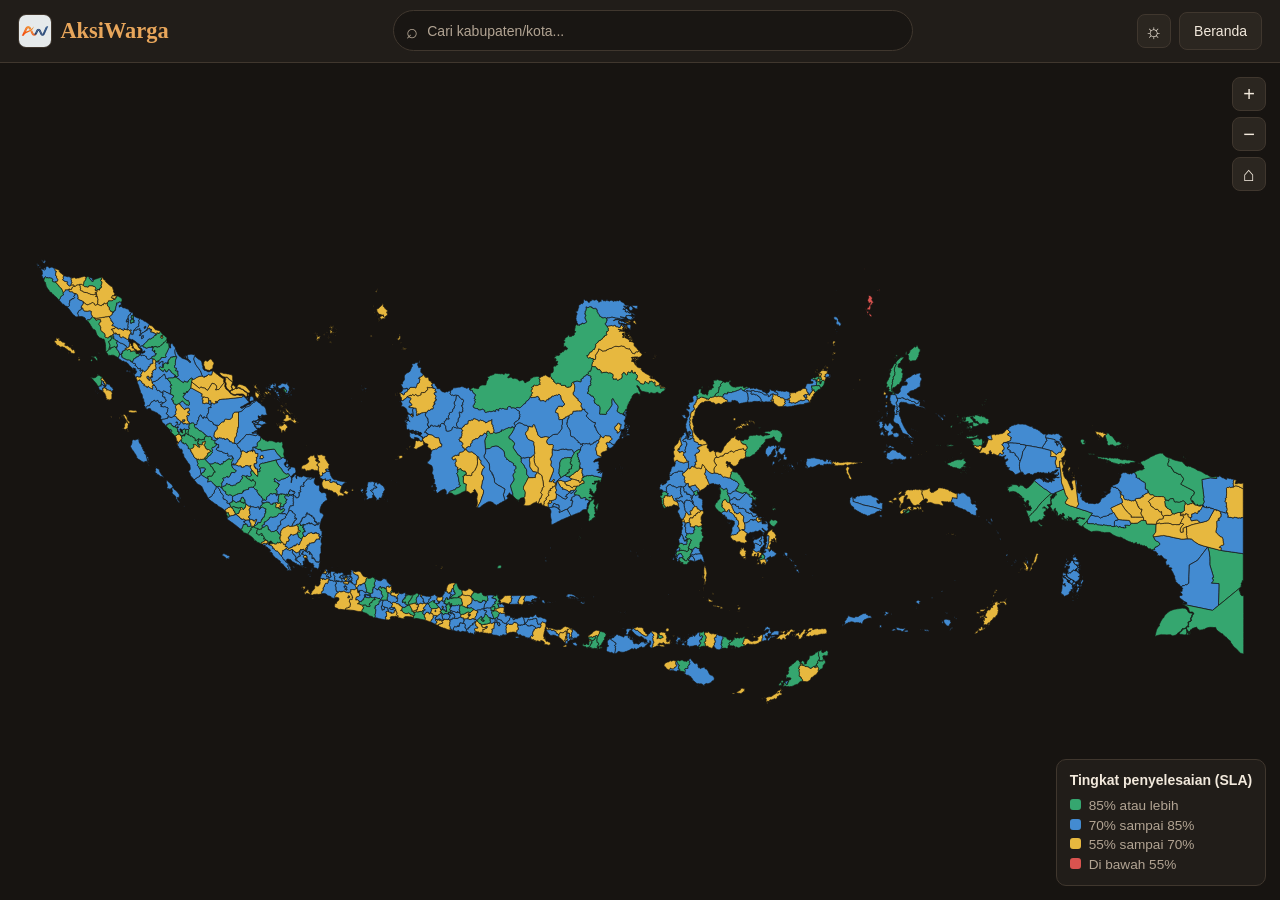
<file: map aksiwarga/index.html>
<!doctype html>
<html lang="id">
<head>
  <meta charset="utf-8">
  <meta name="viewport" content="width=device-width, initial-scale=1">
  <meta name="theme-color" content="#1e2126">
  <meta name="description" content="AksiWarga: peta transparansi pengaduan warga dan anggaran APBD Indonesia.">
  <title>AksiWarga: Peta Pengaduan dan APBD Indonesia</title>
  <link rel="stylesheet" href="styles.css">
  <script src="react.production.min.js"></script>
  <script src="react-dom.production.min.js"></script>
  <script src="core.js"></script>
  <script src="data.js"></script>
  <script defer src="app.js"></script>
</head>
<body>
  <div id="root"><div class="loading">Memuat peta Indonesia…</div></div>
</body>
</html>
</file>
<file: map aksiwarga/styles.css>
:root{--bg:#191613;--panel:#211d19;--panel2:#2b2620;--line:#40372e;--text:#f2e9dc;--mute:#b2a493;--amber:#e8a65b;--amber-hi:#f5c27b;--compare-modal-bg:linear-gradient(145deg,#29221b,#211d19 58%);--compare-modal-border:#554535;--compare-table-line:#40372e;--compare-metric-bg:#30271f;--compare-row-stripe:#ffffff05;--compare-cell-text:#e8ddce;--compare-winner-bg:#d99a4e18;--compare-winner-text:#ffd18c;--compare-picker-bg:linear-gradient(145deg,#30271f,#211d19 72%);--compare-picker-border:#594735;--compare-chip-base:#211d19;--serif:"Palatino Linotype","Book Antiqua",Georgia,serif;--sans:Inter,"Segoe UI",Roboto,"Helvetica Neue",Arial,sans-serif;color-scheme:dark}
*{box-sizing:border-box}
html,body,#root{height:100%;margin:0}
body{background:var(--bg);color:var(--text);font:14px/1.45 var(--sans)}
:focus-visible{outline:2px solid var(--amber-hi);outline-offset:2px}
.loading{padding:3rem;color:var(--mute)}
.app{height:100%;display:grid;grid-template-rows:auto 1fr;background:var(--bg);color:var(--text)}
.app.theme-light{--bg:#f4efe7;--panel:#fffaf2;--panel2:#eee5d9;--line:#d8cbb9;--text:#31271f;--mute:#786b5d;--amber:#b96827;--amber-hi:#9d581f;--map-bg:#e9e1d5;--map-stroke:#f4efe7;--compare-modal-bg:linear-gradient(145deg,#fffaf2,#f4efe7 70%);--compare-modal-border:#d8cbb9;--compare-table-line:#e2d7c8;--compare-metric-bg:#eee5d9;--compare-row-stripe:#725c4310;--compare-cell-text:#40362d;--compare-winner-bg:#d99a4e26;--compare-winner-text:#71400f;--compare-picker-bg:linear-gradient(145deg,#fffaf2,#f4efe7 72%);--compare-picker-border:#d3bda3;--compare-chip-base:#fffaf2;color-scheme:light}
.top{position:relative;z-index:8;display:flex;align-items:center;gap:1rem;padding:.65rem 1.1rem;background:var(--panel);border-bottom:1px solid var(--line)}
.brand{display:flex;align-items:center;gap:.55rem;font:700 1.4rem var(--serif);color:var(--amber);text-decoration:none}
.brand-logo{width:34px;height:34px;border:1px solid var(--line);border-radius:8px;object-fit:cover}
.brand:hover{color:var(--amber-hi)}
.search{position:relative;display:flex;align-items:center;gap:.55rem;flex:1;max-width:520px;margin:0 auto;padding:0 .8rem;border:1px solid var(--line);border-radius:999px;background:var(--bg);color:var(--mute)}
.search:focus-within{border-color:var(--amber);box-shadow:0 0 0 3px color-mix(in srgb,var(--amber) 16%,transparent)}
.search-icon{font-size:1.25rem;line-height:1}
.search input{width:100%;min-width:0;padding:.58rem 0;border:0;outline:0;background:transparent;color:var(--text);font:inherit}
.search input::placeholder{color:var(--mute)}
.search input::-webkit-search-cancel-button{display:none}
.search-clear{flex:0 0 auto;width:25px;height:25px;border:0;border-radius:50%;background:var(--panel2);color:var(--mute);font-size:1rem;cursor:pointer}
.search-dropdown{position:absolute;z-index:12;top:calc(100% + 9px);left:0;right:0;overflow:hidden;padding:.35rem;background:var(--panel);border:1px solid var(--line);border-radius:12px;box-shadow:0 14px 36px #0005}
.search-option{display:flex;align-items:center;gap:.7rem;width:100%;padding:.65rem .7rem;border:0;border-radius:8px;background:transparent;color:var(--text);text-align:left;font:inherit;cursor:pointer}
.search-option:hover,.search-option.active{background:var(--panel2)}
.search-option>span:last-child{min-width:0}
.search-option strong,.search-option small{display:block;overflow:hidden;text-overflow:ellipsis;white-space:nowrap}
.search-option strong{font-weight:600}
.search-option small{margin-top:.12rem;color:var(--mute);font-size:.78rem}
.result-pin,.location-icon{display:grid;place-items:center;flex:0 0 30px;width:30px;height:30px;border-radius:50%;background:color-mix(in srgb,var(--amber) 17%,transparent);color:var(--amber);font-size:1.1rem}
.location-option{padding:.75rem .7rem}
.location-icon{width:36px;height:36px;flex-basis:36px;font-size:1.3rem}
.search-empty{margin:0;padding:.8rem;color:var(--mute);font-size:.86rem}
.header-actions{display:flex;align-items:center;gap:.5rem}
.theme-toggle{font-size:1.15rem;overflow:hidden}
.theme-symbol{display:inline-block;animation:themeIconIn .38s cubic-bezier(.2,.8,.2,1) both}
@keyframes themeIconIn{from{opacity:0;transform:rotate(-100deg) scale(.35)}to{opacity:1;transform:rotate(0) scale(1)}}
.home-button{background:var(--amber);border-color:var(--amber);color:#211807;font-weight:600}
.home-button:hover{background:var(--amber-hi)}
.btn{display:inline-block;font:inherit;text-decoration:none;text-align:center;background:var(--panel2);color:var(--text);border:1px solid var(--line);border-radius:8px;padding:.5rem .9rem;cursor:pointer}
.btn:hover{border-color:var(--amber)}
.btn.amber{background:var(--amber);border-color:var(--amber);color:#211807;font-weight:600}
.btn.amber:hover{background:var(--amber-hi)}
.icon{width:34px;height:34px;padding:0;font-size:1.25rem;line-height:1;border-radius:8px;border:1px solid var(--line);background:var(--panel2);color:var(--text);cursor:pointer}
.icon:hover{border-color:var(--amber)}
.stage{position:relative;overflow:hidden}
.map{position:absolute;inset:0;background:var(--map-bg,#171411);touch-action:none;cursor:grab;user-select:none}
.map:active{cursor:grabbing}
.map svg{display:block;width:100%;height:100%}
.reg{stroke:var(--map-stroke,#191613);stroke-width:.7px;vector-effect:non-scaling-stroke;cursor:pointer}
.hov,.selo{fill:none;pointer-events:none;vector-effect:non-scaling-stroke}
.hov{stroke:#f6efe0;stroke-width:1.4px}
.selo{stroke:var(--amber-hi);stroke-width:2.6px}
.compare-marker{pointer-events:none}
.compare-marker path{fill:none;stroke:var(--compare-color);stroke-width:2.6px;vector-effect:non-scaling-stroke}
.compare-marker circle{fill:var(--compare-color);stroke:var(--panel);stroke-width:2px;vector-effect:non-scaling-stroke}
.compare-marker text{fill:var(--panel);font-family:var(--sans);font-weight:800}
.zoom{position:absolute;top:14px;right:14px;z-index:2;display:grid;gap:6px}
.legend{position:absolute;right:14px;bottom:14px;z-index:2;background:var(--panel);border:1px solid var(--line);border-radius:10px;padding:.65rem .8rem}
.legend p{margin:0 0 .35rem;font-weight:600}
.legend i{display:inline-block;width:11px;height:11px;border-radius:3px;margin-right:.5rem;background:var(--c)}
.legend div{color:var(--mute);font-size:.85rem}
.tip{position:absolute;z-index:4;width:220px;pointer-events:none;background:var(--panel);border:1px solid var(--line);border-radius:8px;padding:.6rem .75rem;box-shadow:0 6px 24px #0009}
.tip h4{margin:0;font:600 1rem var(--serif)}
.tip dl{display:grid;grid-template-columns:1fr auto;gap:.15rem .8rem;margin:.5rem 0 0}
.tip dt{color:var(--mute)}
.tip dd{margin:0;text-align:right;font-variant-numeric:tabular-nums}
.sub{margin:0;color:var(--mute)}
.panel{position:absolute;z-index:3;left:0;top:0;bottom:0;width:400px;overflow:auto;padding:1rem 1.15rem 1.6rem;background:var(--panel);border-right:1px solid var(--line);animation:in .22s ease-out}
@keyframes in{from{transform:translateX(-14px);opacity:0}}
.ptop{display:flex;justify-content:space-between;align-items:center}
.panel h2{margin:.9rem 0 .2rem;font:700 2rem/1.1 var(--serif)}
.badge{display:inline-flex;align-items:baseline;gap:.5rem;margin-top:.8rem;padding:.3rem .8rem;border-radius:999px;border:1px solid var(--c);color:var(--c);background:color-mix(in srgb,var(--c) 14%,transparent)}
.badge b{font-size:1.05rem}
.grid4{display:grid;grid-template-columns:repeat(4,1fr);gap:.5rem;margin:1.1rem 0 .6rem}
.stat{background:var(--panel2);border-radius:8px;padding:.6rem .4rem;text-align:center;border-top:3px solid var(--k,var(--line))}
.stat b{display:block;font:700 1.15rem var(--serif);font-variant-numeric:tabular-nums}
.stat span{font-size:.72rem;color:var(--mute)}
.kv{display:flex;justify-content:space-between;gap:1rem;padding:.4rem 0;border-bottom:1px solid var(--line)}
.kv span{color:var(--mute)}
.kv b{font-weight:600;text-align:right;font-variant-numeric:tabular-nums}
.panel h3{margin:1.5rem 0 .6rem;font:600 1rem var(--serif);color:var(--amber-hi)}
.meter{margin:0 0 .7rem}
.meter div{display:flex;justify-content:space-between;margin-bottom:.25rem}
.meter small{color:var(--mute);font-variant-numeric:tabular-nums}
.track{height:6px;border-radius:3px;background:var(--panel2);overflow:hidden}
.track i{display:block;height:100%;background:var(--amber)}
.audit{margin-top:.7rem;padding:.6rem .75rem;border-radius:8px;background:var(--panel2);border-left:3px solid var(--c)}
.audit b{color:var(--c)}
.acts{display:grid;gap:.5rem;margin-top:1.4rem}
.scrim{position:fixed;inset:0;z-index:10;display:grid;place-items:center;padding:1rem;background:#000b;color:var(--text);color-scheme:inherit;animation:compareFade .18s ease-out both}
.modal{width:min(960px,100%);max-height:92vh;overflow:auto;padding:1.25rem 1.35rem;background:var(--compare-modal-bg);border:1px solid var(--compare-modal-border);border-radius:16px;box-shadow:0 24px 80px #0009;animation:comparePop .28s cubic-bezier(.2,.8,.2,1) both}
@keyframes compareFade{from{opacity:0}to{opacity:1}}
@keyframes comparePop{from{opacity:0;transform:translateY(12px) scale(.97)}to{opacity:1;transform:translateY(0) scale(1)}}
.mhead{display:flex;justify-content:space-between;align-items:center;gap:1rem;margin-bottom:1rem}
.mhead h2{margin:0;font:700 1.6rem var(--serif);color:var(--amber-hi)}
.compare-subtitle{margin:.25rem 0 0;color:var(--mute)}
.table-wrap{overflow-x:auto;border:1px solid var(--line);border-radius:12px}
table{width:100%;border-collapse:collapse}
th,td{padding:.65rem .7rem;text-align:right;border-bottom:1px solid var(--line);font-variant-numeric:tabular-nums;vertical-align:middle}
th{font:600 1rem var(--serif)}
th:first-child,td:first-child{text-align:left;color:var(--mute);font-weight:400}
.compare-table{min-width:660px}
.compare-table th,.compare-table td{border-right:1px solid var(--compare-table-line)}
.compare-table tr:last-child th,.compare-table tr:last-child td{border-bottom:0}
.compare-table .metric-head{width:205px;background:var(--compare-metric-bg);color:var(--amber-hi);text-align:left}
.compare-table .region-head{min-width:130px;padding:.8rem .55rem;text-align:center;border-top:3px solid var(--compare-color);background:color-mix(in srgb,var(--compare-color) 13%,var(--panel))}
.region-head strong,.region-head small{display:block}
.region-head strong{color:var(--text);font:700 .95rem var(--serif)}
.region-head small{margin-top:.2rem;color:var(--mute);font:400 .78rem var(--sans)}
.region-number{display:inline-grid;place-items:center;width:22px;height:22px;margin-bottom:.35rem;border-radius:50%;background:var(--compare-color);color:#211d19;font:800 .78rem var(--sans)}
.compare-table tbody tr:nth-child(even){background:var(--compare-row-stripe)}
.compare-table tbody th{min-width:170px;color:var(--text);font:500 .9rem var(--sans)}
.compare-table td{text-align:center;color:var(--compare-cell-text)}
.compare-table td.win{background:var(--compare-winner-bg);color:var(--compare-winner-text);font-weight:700}
.best-label{display:block;margin-top:.18rem;color:var(--amber);font:700 .65rem var(--sans);text-transform:uppercase;letter-spacing:.06em}
.compare-picker{position:absolute;z-index:6;left:50%;bottom:18px;transform:translateX(-50%);width:min(820px,calc(100% - 32px));padding:.85rem 1rem;background:var(--compare-picker-bg);border:1px solid var(--compare-picker-border);border-radius:14px;box-shadow:0 14px 42px #0009;color:var(--text)}
.picker-head,.picker-foot{display:flex;align-items:center;justify-content:space-between;gap:1rem}
.picker-head strong,.picker-head span{display:block}
.picker-head strong{font:700 1rem var(--serif);color:var(--amber-hi)}
.picker-head span{margin-top:.1rem;color:var(--mute);font-size:.8rem}
.picker-head .icon{flex:0 0 auto;width:30px;height:30px}
.compare-chips{display:flex;gap:.5rem;overflow-x:auto;padding:.75rem 0}
.compare-chip{display:flex;flex:0 0 auto;align-items:center;gap:.5rem;min-width:145px;max-width:205px;padding:.4rem .5rem;border:1px solid color-mix(in srgb,var(--compare-color) 48%,var(--line));border-radius:10px;background:color-mix(in srgb,var(--compare-color) 10%,var(--compare-chip-base))}
.chip-number{display:grid;place-items:center;flex:0 0 24px;width:24px;height:24px;border-radius:50%;background:var(--compare-color);color:#211d19;font-size:.78rem}
.chip-label{min-width:0;flex:1}
.chip-label strong,.chip-label small{display:block;overflow:hidden;text-overflow:ellipsis;white-space:nowrap}
.chip-label strong{font-size:.82rem}
.chip-label small{color:var(--mute);font-size:.7rem}
.chip-remove{flex:0 0 auto;width:25px;height:25px;border:0;border-radius:7px;background:transparent;color:var(--mute);font-size:1.15rem;cursor:pointer}
.chip-remove:hover{background:#ffffff12;color:var(--text)}
.picker-empty{margin:.75rem 0;color:var(--mute);font-size:.85rem}
.picker-foot{padding-top:.65rem;border-top:1px solid var(--line)}
.picker-foot>span{color:var(--mute);font-size:.8rem}
.btn:disabled{opacity:.48;cursor:not-allowed}
@media (max-width:820px){
  .top{flex-wrap:wrap;gap:.55rem .75rem;padding:.55rem .75rem}
  .brand{font-size:1.25rem}
  .header-actions{margin-left:auto}
  .search{order:2;flex:1 0 100%;max-width:none}
  .panel{top:auto;right:0;width:auto;height:58%;border-right:0;border-top:1px solid var(--line)}
  .legend{bottom:auto;top:14px;right:60px}
  .compare-picker{bottom:10px;width:calc(100% - 20px);padding:.75rem}
  .picker-foot{align-items:flex-end}
  .picker-foot>span{max-width:48%}
  .modal{padding:1rem}
  .mhead h2{font-size:1.35rem}
}
@media (max-width:420px){
  .top{padding:.5rem .65rem}
  .search{padding:0 .65rem}
  .search input{font-size:.9rem}
  .home-button{padding:.45rem .7rem}
}
@media (prefers-reduced-motion:reduce){.panel,.scrim,.modal,.theme-symbol{animation:none}}
</file>
